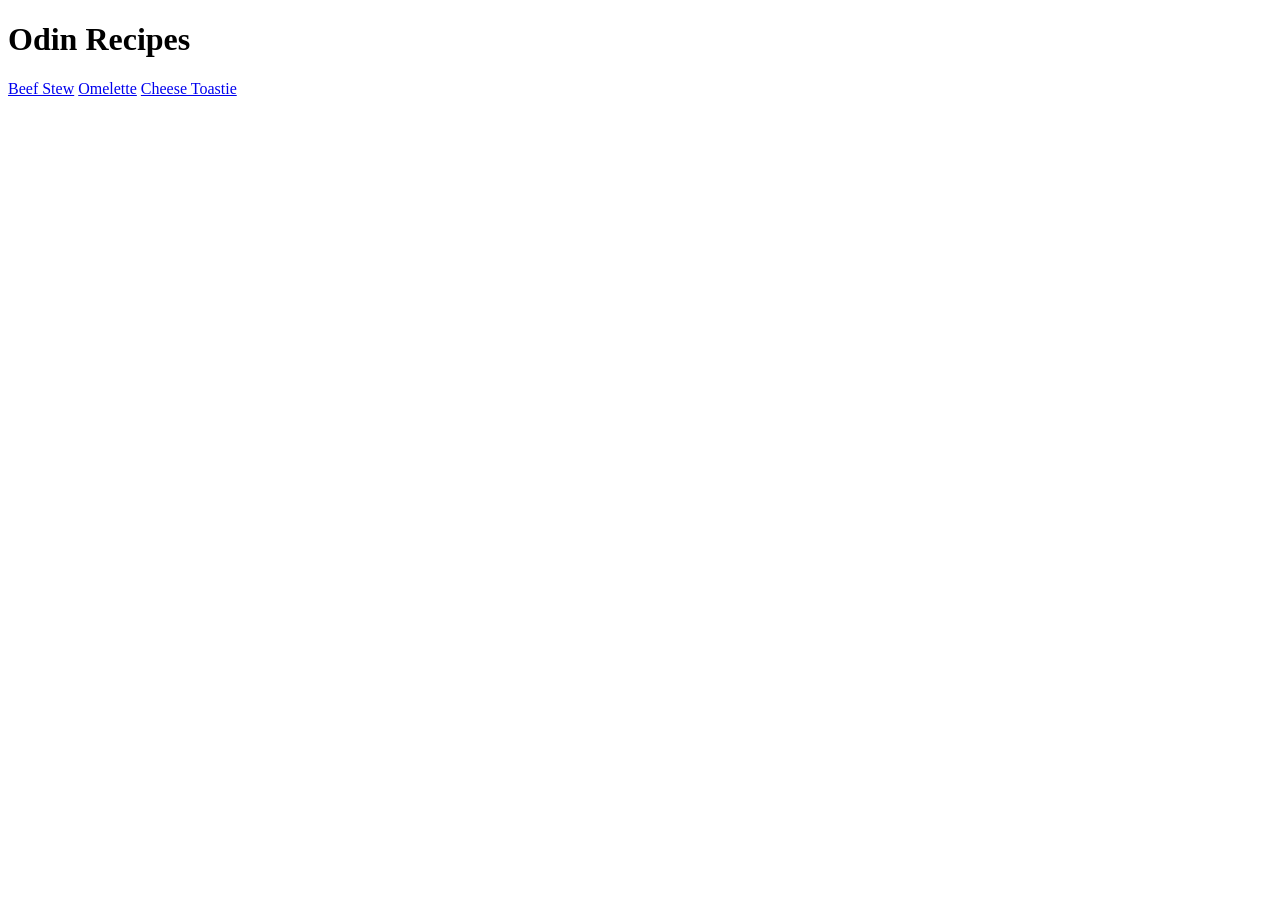
<file: index.html>
<!DOCTYPE html>
<html lang="en">
<head>
    <meta charset="UTF-8">
    <meta name="viewport" content="width=device-width, initial-scale=1.0">
    <title>Odin Recipes</title>
</head>
<body>
    <h1>Odin Recipes</h1>

    <a href="recipes/beef-stew.html">Beef Stew</a>
    <a href="recipes/omelette.html">Omelette</a>
    <a href="recipes/cheese-toastie.html">Cheese Toastie</a>
</body>
</html>
</file>
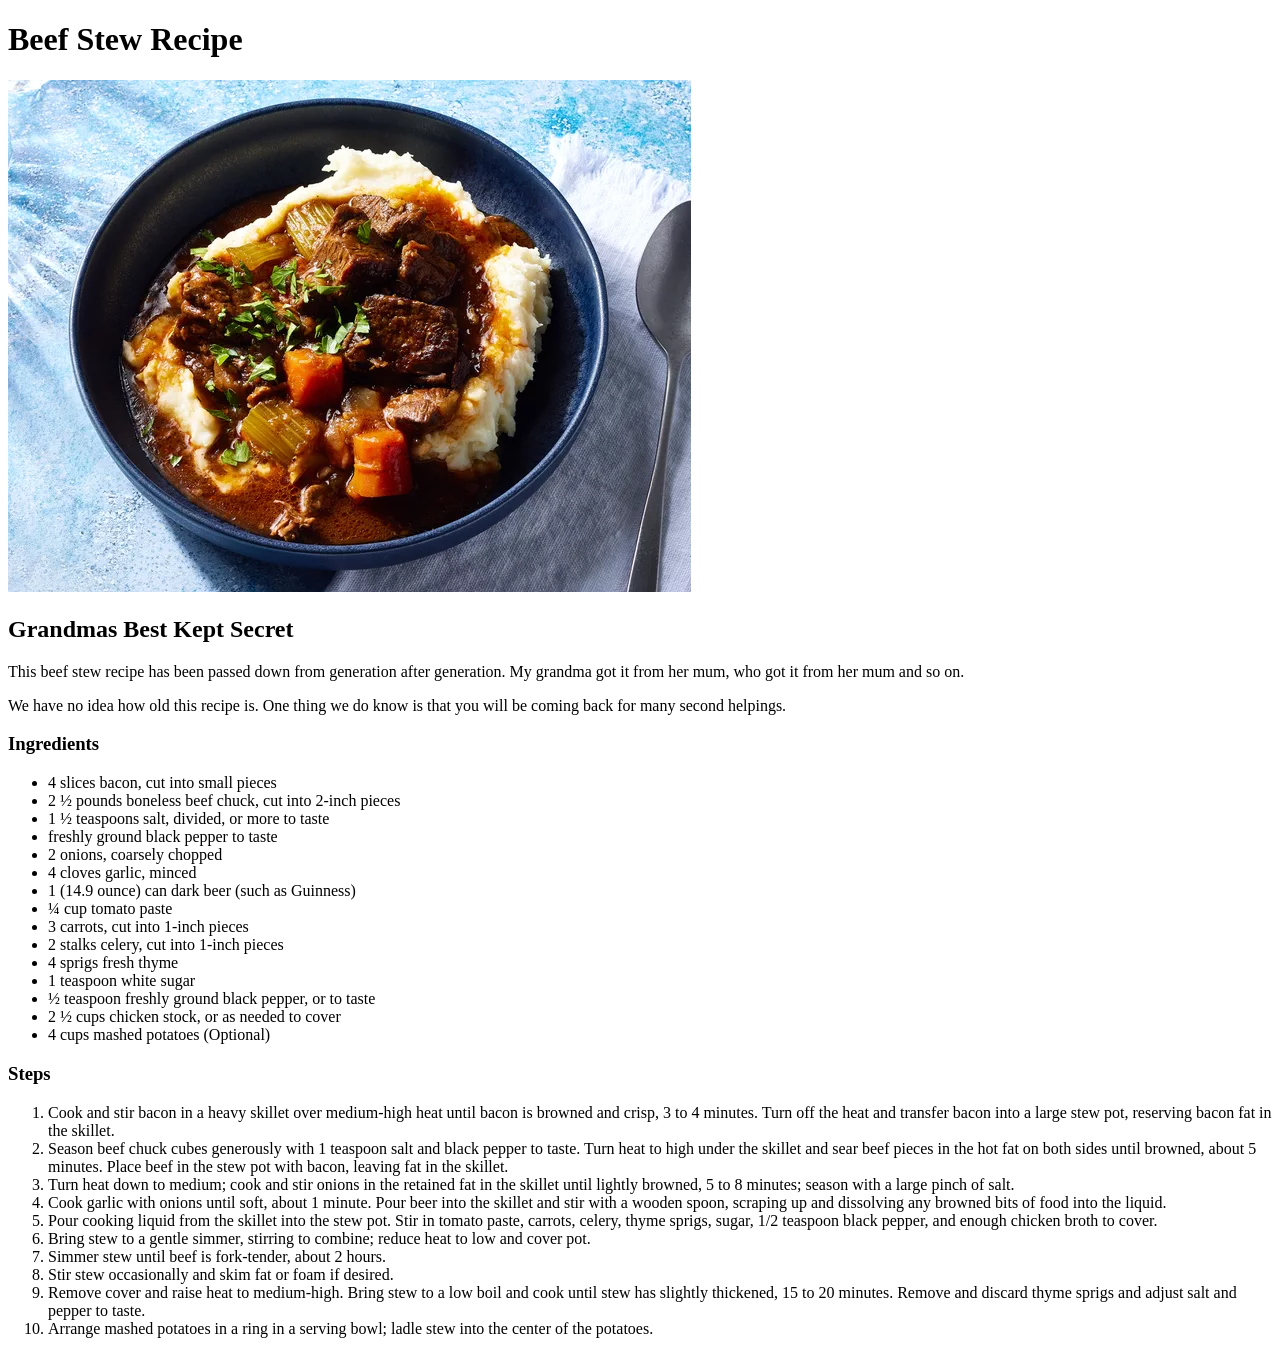
<file: recipes/beef-stew.html>
<!DOCTYPE html>
<html lang="en">
<head>
    <meta charset="UTF-8">
    <meta name="viewport" content="width=device-width, initial-scale=1.0">
    <title>Beef Stew Recipe</title>
</head>
<body>
    <h1>Beef Stew Recipe</h1>
    <img  src="beef-stew.jpg">

    <h2>Grandmas Best Kept Secret</h2>
    <p>This beef stew recipe has been passed down from generation after generation. 
        My grandma got it from her mum, who got it from her mum and so on. </p>
    <p>We have no idea how old this recipe is. One thing we do know is that you will be coming
        back for many second helpings.</p>

    <h3>Ingredients</h3>
    <ul>
        <li>4 slices bacon, cut into small pieces</li>
        <li>2 ½ pounds boneless beef chuck, cut into 2-inch pieces</li>
        <li>1 ½ teaspoons salt, divided, or more to taste</li>
        <li>freshly ground black pepper to taste</li>
        <li>2 onions, coarsely chopped</li> 
        <li>4 cloves garlic, minced</li>
        <li>1 (14.9 ounce) can dark beer (such as Guinness)</li>
        <li>¼ cup tomato paste</li>
        <li>3 carrots, cut into 1-inch pieces</li>
        <li>2 stalks celery, cut into 1-inch pieces</li>
        <li>4 sprigs fresh thyme</li>
        <li>1 teaspoon white sugar</li> 
        <li>½ teaspoon freshly ground black pepper, or to taste</li>
        <li>2 ½ cups chicken stock, or as needed to cover</li>
        <li>4 cups mashed potatoes (Optional)</li>
    </ul>

    <h3>Steps</h3>
    <ol>
        <li>Cook and stir bacon in a heavy skillet over medium-high heat until bacon is 
            browned and crisp, 3 to 4 minutes. Turn off the heat and transfer bacon
            into a large stew pot, reserving bacon fat in the skillet.</li>
        <li>Season beef chuck cubes generously with 1 teaspoon salt and black pepper to taste. 
            Turn heat to high under the skillet and sear beef pieces in the hot fat on both sides 
            until browned, about 5 minutes. Place beef in the stew pot with bacon, leaving fat in 
            the skillet.</li>
        <li>Turn heat down to medium; cook and stir onions in the retained fat in the skillet until 
            lightly browned, 5 to 8 minutes; season with a large pinch of salt.</li>
        <li>Cook garlic with onions until soft, about 1 minute. Pour beer into the skillet and stir 
            with a wooden spoon, scraping up and dissolving any browned bits of food into the liquid.</li>
        <li>Pour cooking liquid from the skillet into the stew pot. Stir in tomato paste, carrots, celery, 
            thyme sprigs, sugar, 1/2 teaspoon black pepper, and enough chicken broth to cover.</li>
        <li>Bring stew to a gentle simmer, stirring to combine; reduce heat to low and cover pot.</li>
        <li>Simmer stew until beef is fork-tender, about 2 hours.</li>
        <li>Stir stew occasionally and skim fat or foam if desired.</li>
        <li>Remove cover and raise heat to medium-high. Bring stew to a low boil and cook until stew 
            has slightly thickened, 15 to 20 minutes. Remove and discard thyme sprigs and adjust salt 
            and pepper to taste.</li>
        <li>Arrange mashed potatoes in a ring in a serving bowl; ladle stew into the center of the potatoes.</li>
    </ol>

</body>
</html>
</file>
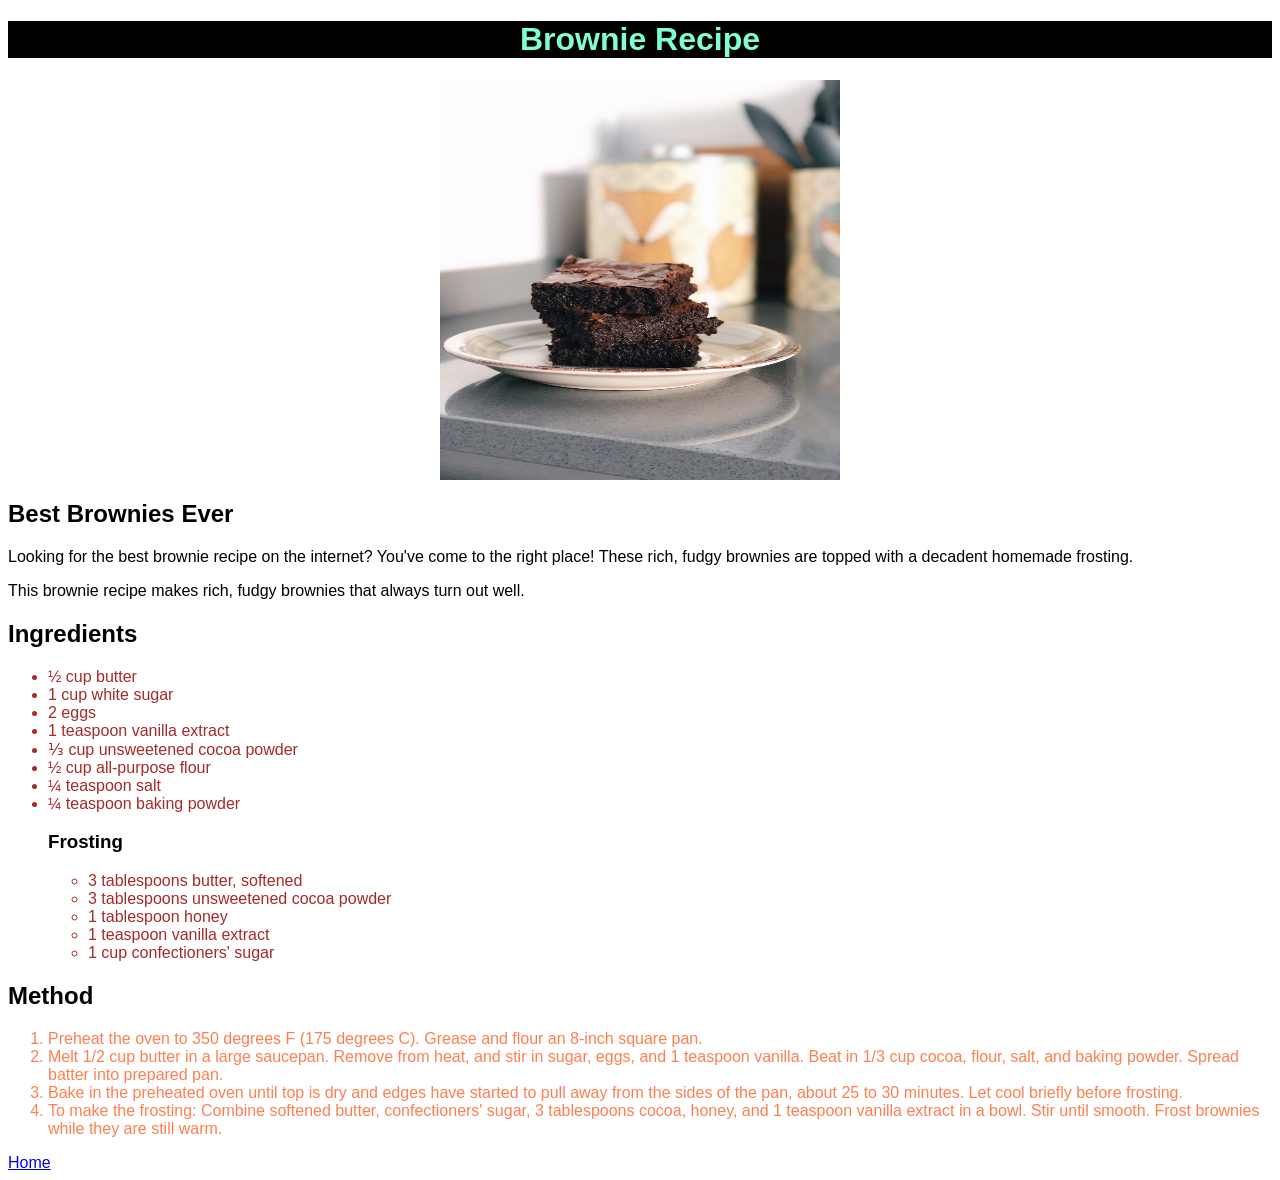
<file: recipes/brownies.html>
<!DOCTYPE html>
<html lang="en">
<head>
    <meta charset="UTF-8">
    <meta name="viewport" content="width=device-width, initial-scale=1.0">
    <title>Brownie Recipe</title>
    <link rel="stylesheet" href="../style.css"/>
</head>
<body>
    <h1>Brownie Recipe</h1>
    <!--This recipe and its content was taken from All recipes-->

    <img src="../img/brownie.jpg" alt="Picture of brownies"/>

    <h2>Best Brownies Ever</h2>
    <p>Looking for the best brownie recipe on the internet? You've come to the right place! These rich, fudgy brownies are topped with a decadent homemade frosting.</p>
    <p>This brownie recipe makes rich, fudgy brownies that always turn out well.</p>

    <h2>Ingredients</h2>
    <ul class="ingredients">
        <li>½ cup butter</li>
        <li>1 cup white sugar</li>
        <li>2 eggs</li>
        <li>1 teaspoon vanilla extract</li>
        <li>⅓ cup unsweetened cocoa powder</li>
        <li>½ cup all-purpose flour</li>
        <li>¼ teaspoon salt</li>
        <li>¼ teaspoon baking powder</li>

        <h3>Frosting</h3>
        <ul>
            <li>3 tablespoons butter, softened</li>
            <li>3 tablespoons unsweetened cocoa powder</li>
            <li>1 tablespoon honey</li>
            <li>1 teaspoon vanilla extract</li>
            <li>1 cup confectioners' sugar</li>
        </ul>
    </ul>
        
    
    <h2>Method</h2>
    <ol class="method">
        <li>Preheat the oven to 350 degrees F (175 degrees C). Grease and flour an 8-inch square pan.</li>
        <li>Melt 1/2 cup butter in a large saucepan. Remove from heat, and stir in sugar, eggs, and 1 teaspoon vanilla. 
            Beat in 1/3 cup cocoa, flour, salt, and baking powder. Spread batter into prepared pan.</li>
        <li>Bake in the preheated oven until top is dry and edges have started to pull away from 
            the sides of the pan, about 25 to 30 minutes. Let cool briefly before frosting.</li>
        <li>To make the frosting: Combine softened butter, confectioners' sugar, 3 tablespoons 
            cocoa, honey, and 1 teaspoon vanilla extract in a bowl. Stir until smooth. Frost 
            brownies while they are still warm.</li>
    </ol>

    <a href="../index.html">Home</a>


</body>
</html>
</file>
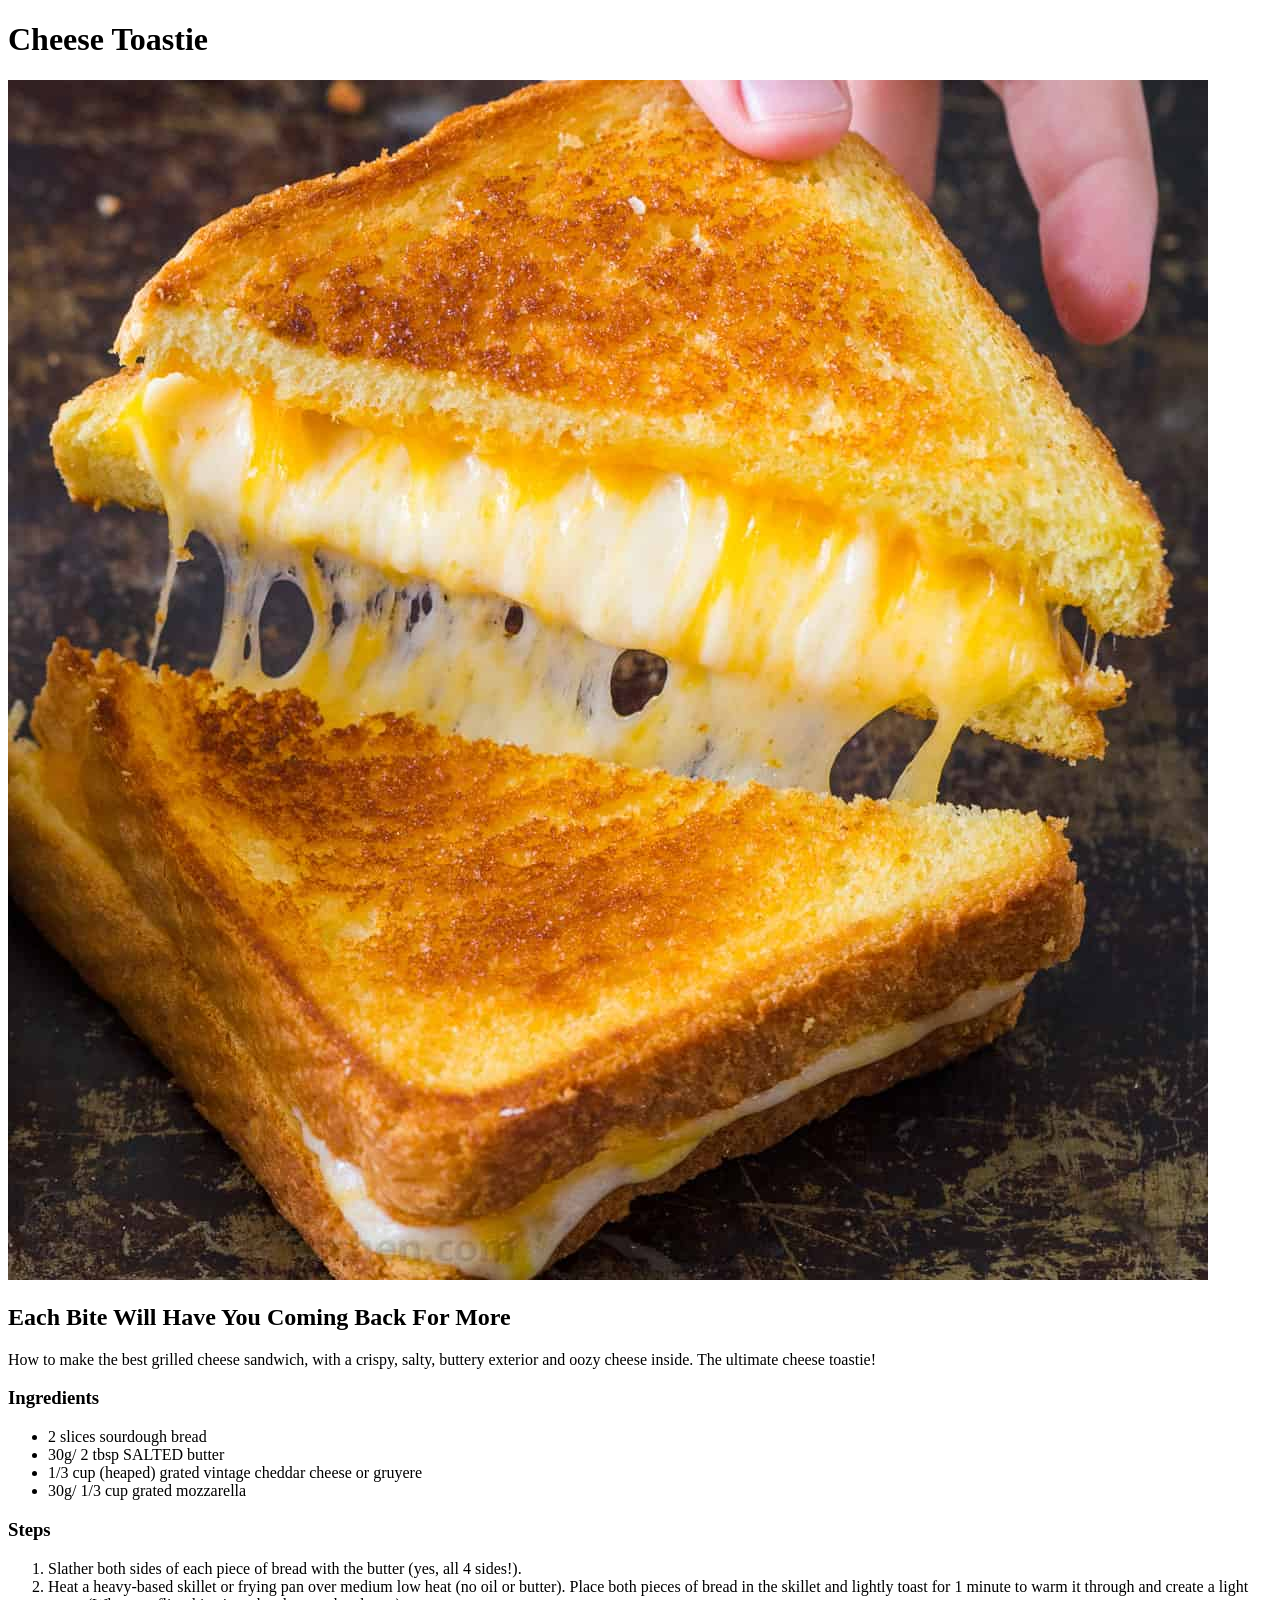
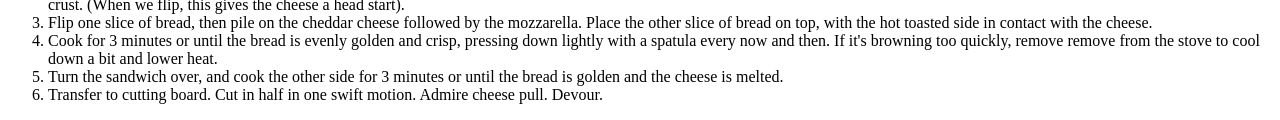
<file: recipes/cheese-toastie.html>
<!DOCTYPE html>
<html lang="en">
<head>
    <meta charset="UTF-8">
    <meta name="viewport" content="width=device-width, initial-scale=1.0">
    <title>Beef Stew Recipe</title>
</head>
<body>
    <h1>Cheese Toastie</h1>
    <img  src="cheese-toastie.jpg">

    <h2>Each Bite Will Have You Coming Back For More</h2>
    <p>How to make the best grilled cheese sandwich, with a crispy, salty, 
        buttery exterior and oozy cheese inside. The ultimate cheese toastie!</p>

    <h3>Ingredients</h3>
    <ul>
        <li>2 slices sourdough bread</li>
        <li>30g/ 2 tbsp SALTED butter</li>
        <li>1/3 cup (heaped) grated vintage cheddar cheese or gruyere</li>
        <li>30g/ 1/3 cup grated mozzarella</li>
    </ul>

    <h3>Steps</h3>
    <ol>
        <li>Slather both sides of each piece of bread with the butter (yes, all 4 sides!).</li>
        <li>Heat a heavy-based skillet or frying pan over medium low heat (no oil or butter). 
            Place both pieces of bread in the skillet and lightly toast for 1 minute to warm 
            it through and create a light crust. (When we flip, this gives the cheese a head start).</li>
        <li>Flip one slice of bread, then pile on the cheddar cheese followed by the mozzarella. 
            Place the other slice of bread on top, with the hot toasted side in contact with the cheese.</li>
        <li>Cook for 3 minutes or until the bread is evenly golden and crisp, pressing down lightly with 
            a spatula every now and then. If it's browning too quickly, remove remove from the stove to 
            cool down a bit and lower heat.</li>
        <li>Turn the sandwich over, and cook the other side for 3 minutes or until the bread is golden 
            and the cheese is melted.</li>
        <li>Transfer to cutting board. Cut in half in one swift motion. Admire cheese pull. Devour.</li>
    </ol>

</body>
</html>
</file>
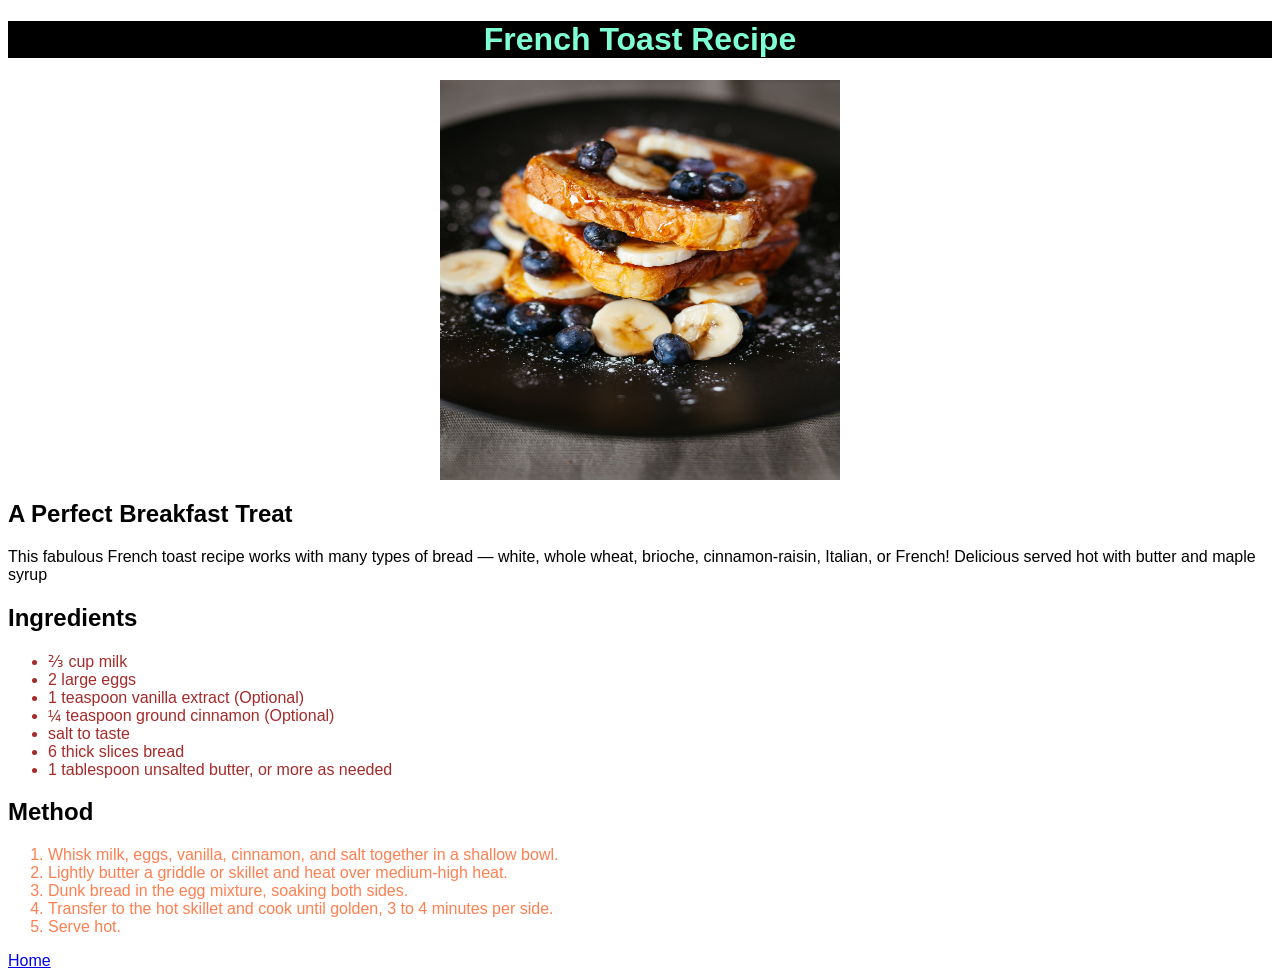
<file: recipes/french-toast.html>
<!DOCTYPE html>
<html lang="en">
<head>
    <meta charset="UTF-8">
    <meta name="viewport" content="width=device-width, initial-scale=1.0">
    <title>French Toast Recipe</title>
    <link rel="stylesheet" href="../style.css"/>
</head>
<body>
    <h1>French Toast Recipe</h1>
    <!--This recipe and its content was taken from All recipes-->

    <img src="../img/french-toast.jpg" alt="Picture of french toast"/>

    <h2>A Perfect Breakfast Treat</h2>
    <p>This fabulous French toast recipe works with many types of bread — white, whole wheat, 
        brioche, cinnamon-raisin, Italian, or French! Delicious served hot with butter and maple syrup</p>

    <h2>Ingredients</h2>
    <ul class="ingredients">
        <li>⅔ cup milk</li>
        <li>2 large eggs</li>
        <li>1 teaspoon vanilla extract (Optional)</li>
        <li>¼ teaspoon ground cinnamon (Optional)</li>
        <li>salt to taste</li>
        <li>6 thick slices bread</li>
        <li>1 tablespoon unsalted butter, or more as needed</li>
    </ul>
        
    <h2>Method</h2>
    <ol class="method">
        <li>Whisk milk, eggs, vanilla, cinnamon, and salt together in a shallow bowl.</li>
        <li>Lightly butter a griddle or skillet and heat over medium-high heat.</li>
        <li>Dunk bread in the egg mixture, soaking both sides.</li>
        <li>Transfer to the hot skillet and cook until golden, 3 to 4 minutes per side.</li>
        <li>Serve hot.</li>
    </ol>

    <a href="../index.html">Home</a>


</body>
</html>
</file>
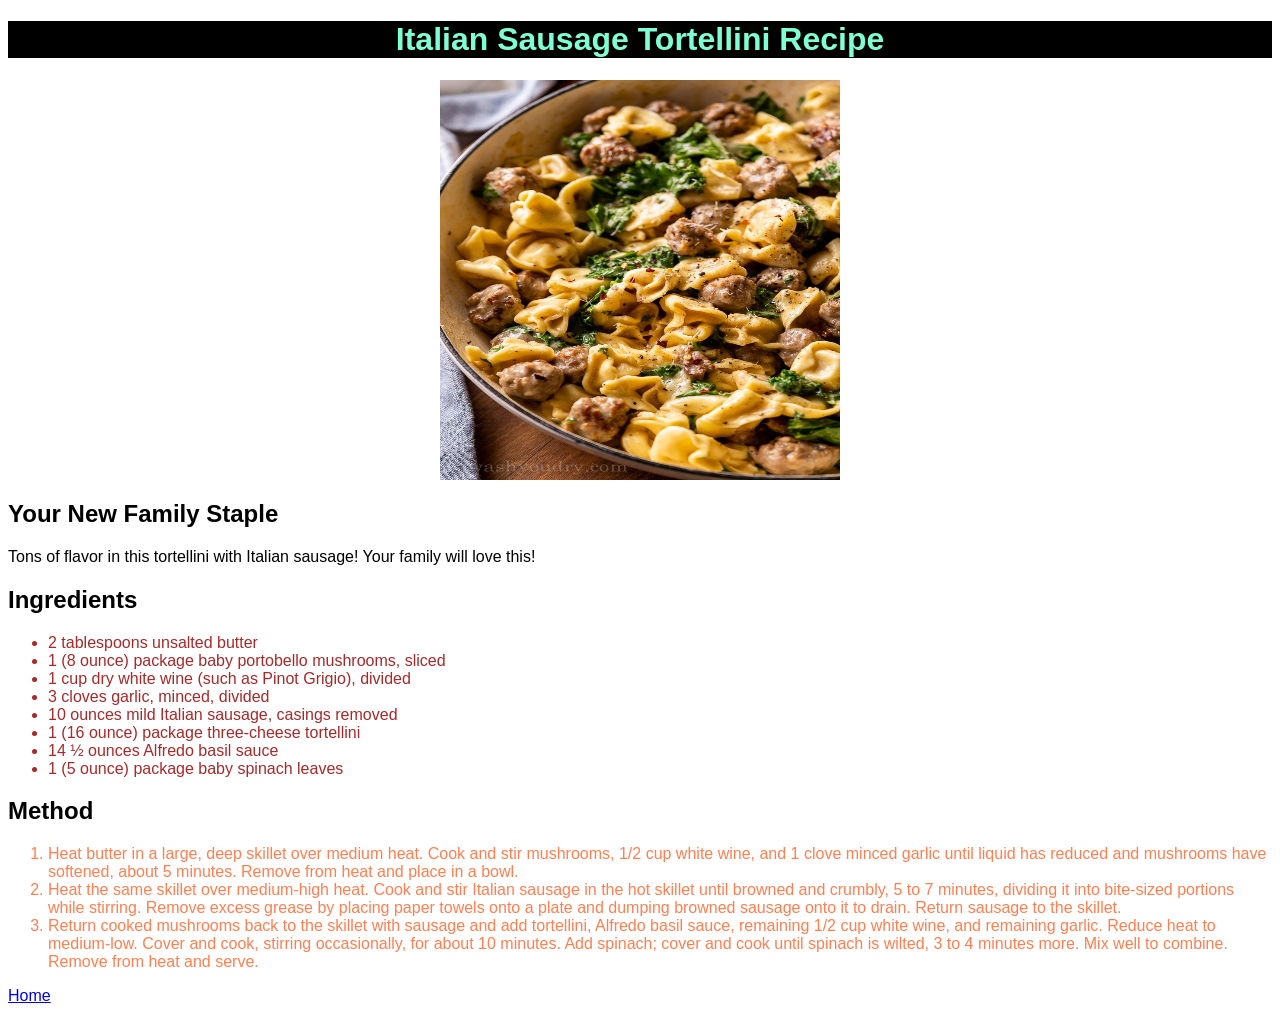
<file: recipes/italian-sausage-tortellini.html>
<!DOCTYPE html>
<html lang="en">
<head>
    <meta charset="UTF-8">
    <meta name="viewport" content="width=device-width, initial-scale=1.0">
    <title>Italian Sausage Tortellini Recipe</title>
    <link rel="stylesheet" href="../style.css"/>
</head>
<body>
    <h1>Italian Sausage Tortellini Recipe</h1>
    <!--This recipe and its content was taken from All recipes-->

    <img src="../img/sausage-tortellini.jpg" alt="Picture of Italian sausage tortellini"/>

    <h2>Your New Family Staple</h2>
    <p>Tons of flavor in this tortellini with Italian sausage! Your family will love this!</p>

    <h2>Ingredients</h2>
    <ul class="ingredients">
        <li>2 tablespoons unsalted butter</li>
        <li>1 (8 ounce) package baby portobello mushrooms, sliced</li>
        <li>1 cup dry white wine (such as Pinot Grigio), divided</li>
        <li>3 cloves garlic, minced, divided</li>
        <li>10 ounces mild Italian sausage, casings removed</li>
        <li>1 (16 ounce) package three-cheese tortellini</li>
        <li>14 ½ ounces Alfredo basil sauce</li>
        <li>1 (5 ounce) package baby spinach leaves</li>
    </ul>
        
    <h2>Method</h2>
    <ol class="method">
        <li>Heat butter in a large, deep skillet over medium heat. Cook and stir mushrooms, 1/2 cup white wine, and 1 clove minced garlic 
            until liquid has reduced and mushrooms have softened, about 5 minutes. Remove from heat and place in a bowl.</li>
        <li>Heat the same skillet over medium-high heat. Cook and stir Italian sausage in the hot skillet until browned and crumbly, 5 to 7 minutes, 
            dividing it into bite-sized portions while stirring. 
            Remove excess grease by placing paper towels onto a plate and dumping browned sausage onto it to drain. Return sausage to the skillet.</li>
        <li>Return cooked mushrooms back to the skillet with sausage and add tortellini, Alfredo basil sauce, remaining 1/2 cup white wine, and remaining garlic. 
            Reduce heat to medium-low. Cover and cook, stirring occasionally, for about 10 minutes. 
            Add spinach; cover and cook until spinach is wilted, 3 to 4 minutes more. Mix well to combine. Remove from heat and serve.</li>
    </ol>

    <a href="../index.html">Home</a>


</body>
</html>
</file>
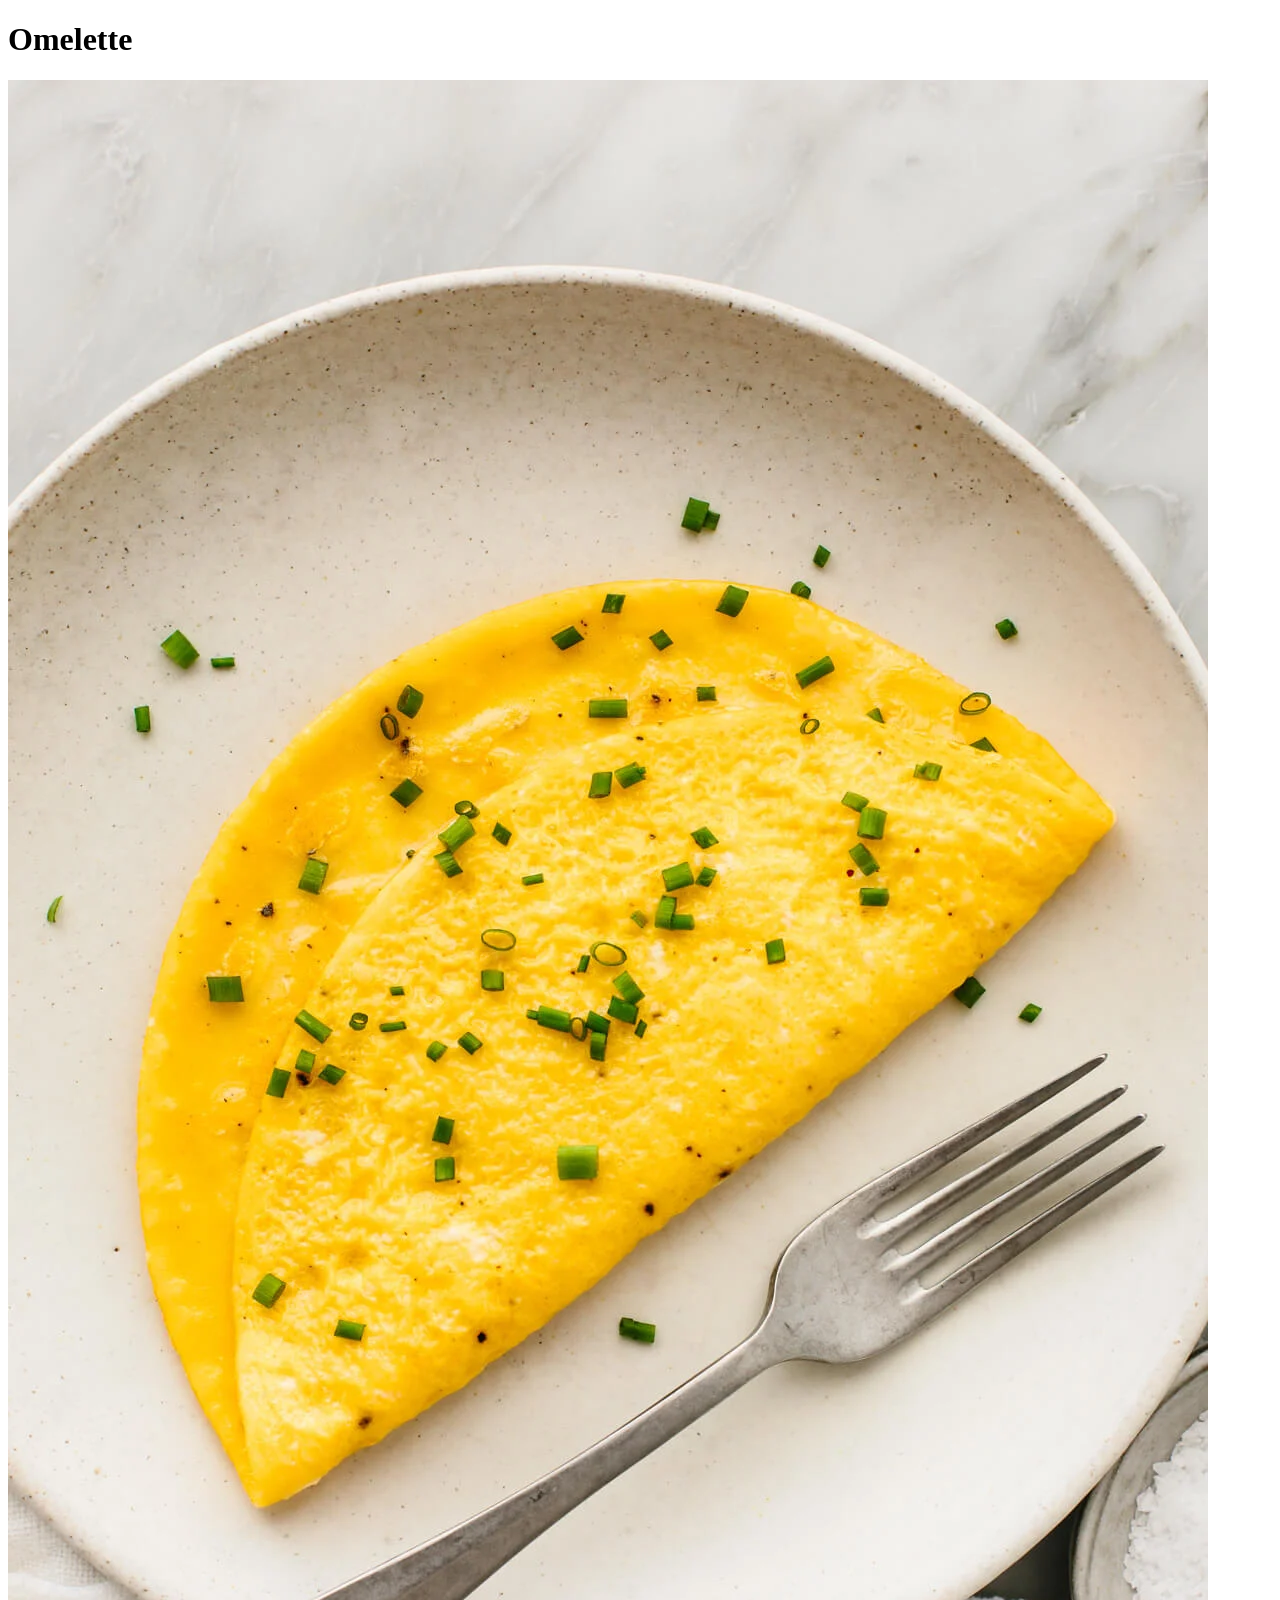
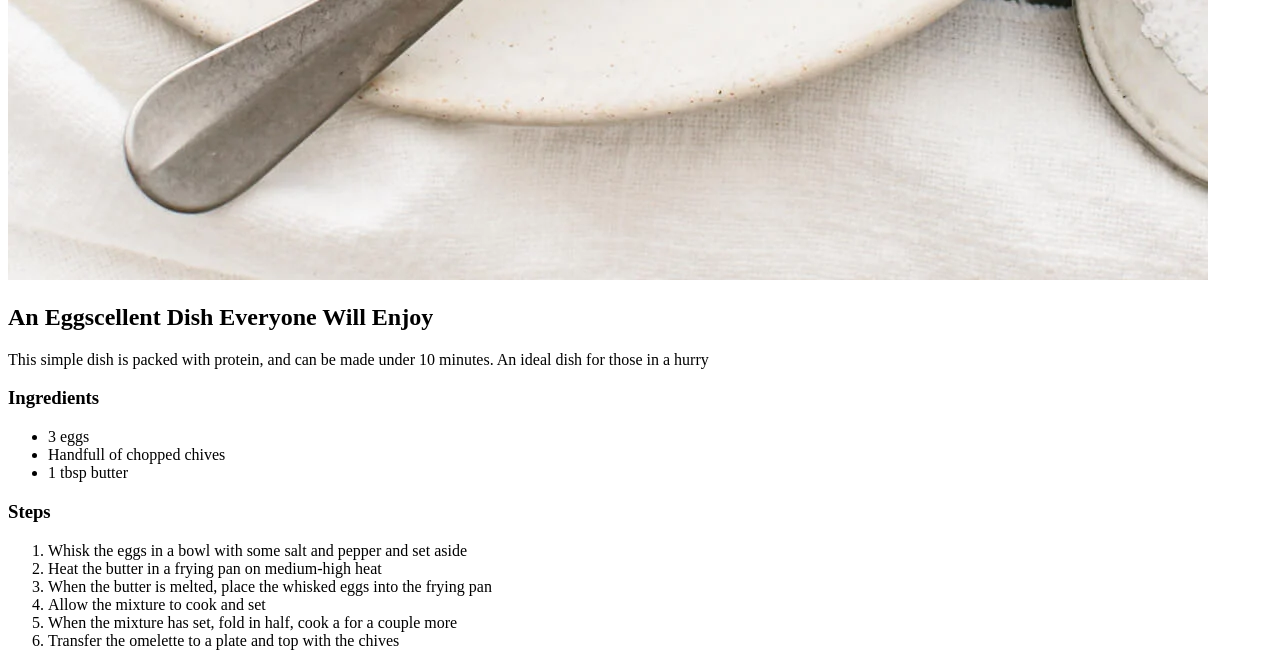
<file: recipes/omelette.html>
<!DOCTYPE html>
<html lang="en">
<head>
    <meta charset="UTF-8">
    <meta name="viewport" content="width=device-width, initial-scale=1.0">
    <title>Beef Stew Recipe</title>
</head>
<body>
    <h1>Omelette</h1>
    <img  src="omelette.jpg">

    <h2>An Eggscellent Dish Everyone Will Enjoy </h2>
    <p>This simple dish is packed with protein, and can be made under 10 minutes. An ideal dish for those in a hurry</p>
    

    <h3>Ingredients</h3>
    <ul>
        <li>3 eggs</li>
        <li>Handfull of chopped chives</li>
        <li>1 tbsp butter</li>
    </ul>

    <h3>Steps</h3>
    <ol>
        <li>Whisk the eggs in a bowl with some salt and pepper and set aside</li>
        <li>Heat the butter in a frying pan on medium-high heat</li>
        <li>When the butter is melted, place the whisked eggs into the frying pan</li>
        <li>Allow the mixture to cook and set</li>
        <li>When the mixture has set, fold in half, cook a for a couple more</li>
        <li>Transfer the omelette to a plate and top with the chives</li>
    </ol>

</body>
</html>
</file>
<file: style.css>
body {
    font-family: Arial, Helvetica, sans-serif;
    
}

.ingredients {
    color: brown;
}

.method {
    color: coral;
}

h3 {
    color: black;
}

h1 {
    text-align: center;
    background-color: black;
    color: aquamarine;
}

img {
    display: block;
    width: 400px;
    height: 400px;
    margin-left: auto;
    margin-right: auto;
}

.nav {
    text-align: center;
    
}

.nav-button {
    display: inline;
    margin: 10px;
    padding: 10px 20px;
    list-style: none;
    background-color: rgb(58, 53, 53);
    
}

.nav-button a {
    text-decoration: none;
    color: rgb(205, 221, 221);
}
</file>
